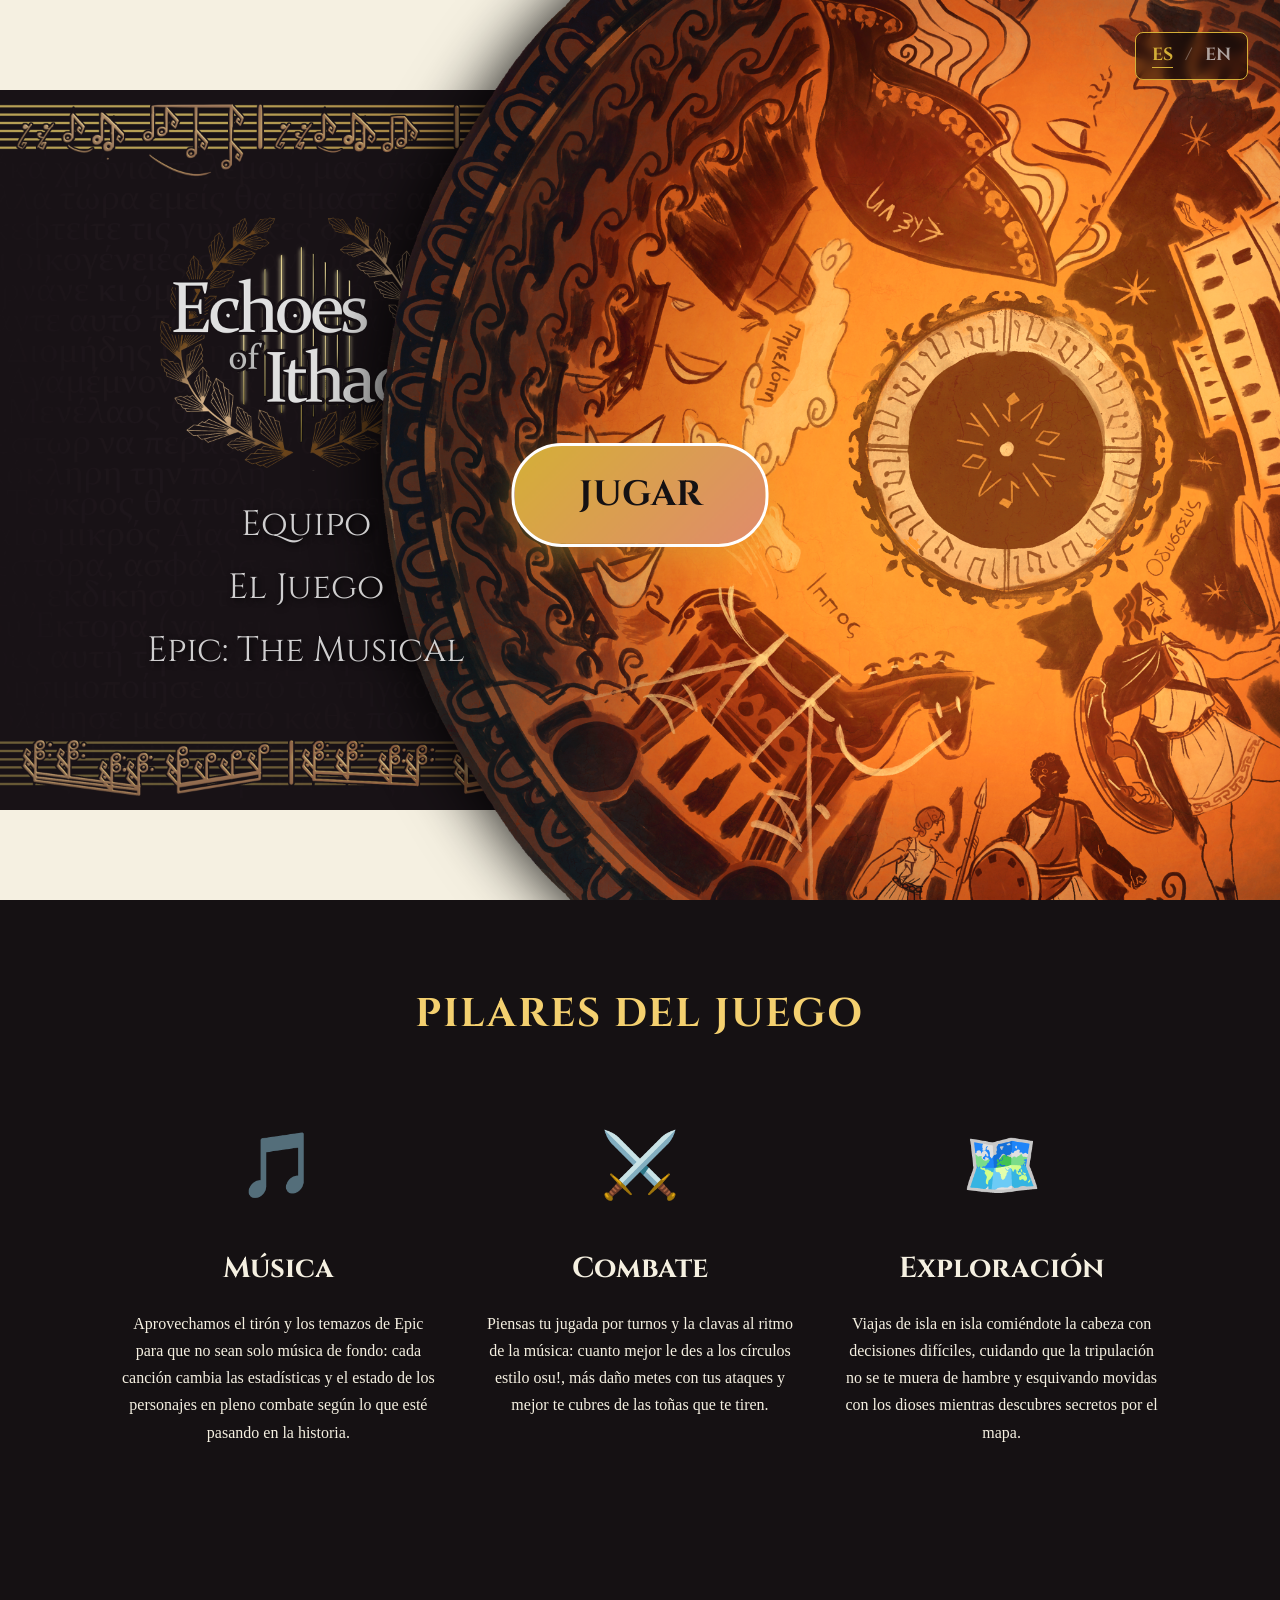
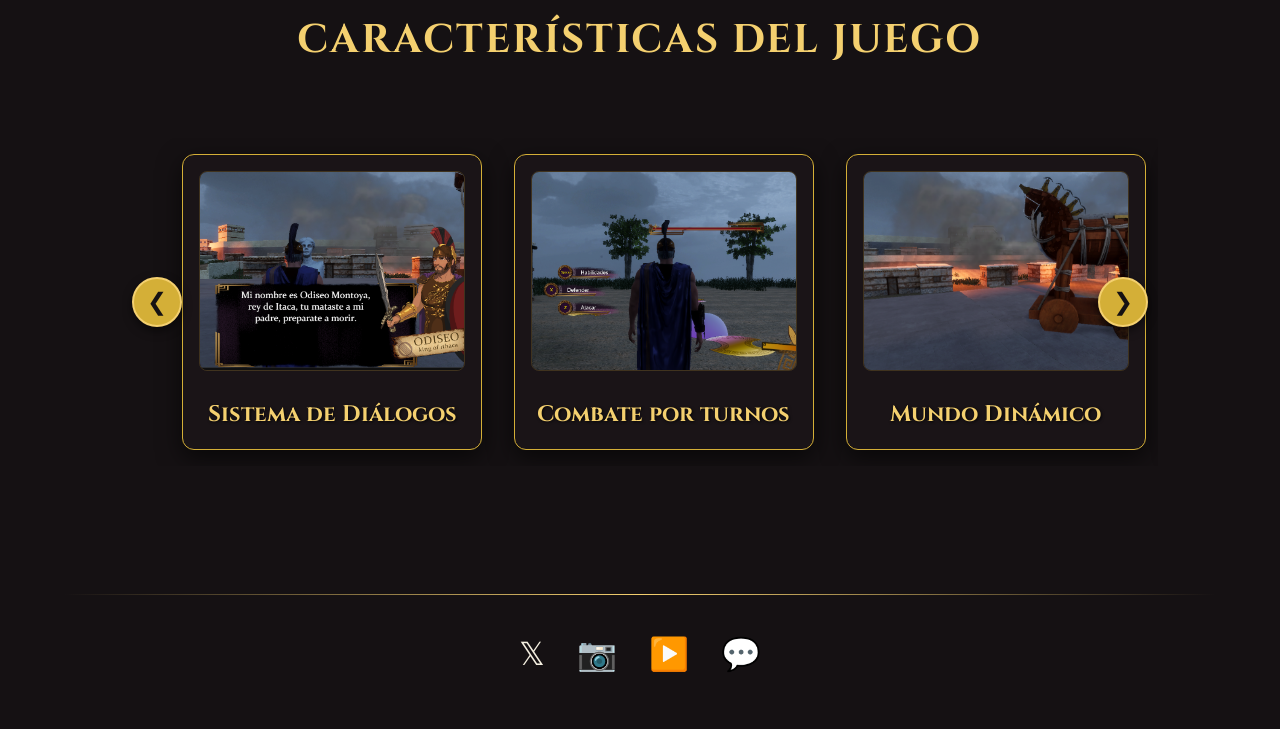
<file: index.html>
<!DOCTYPE HTML>
<html lang="es">
<head>
    <title>Echoes of Ithaca</title>
    <meta charset="utf-8" />
    <meta name="viewport" content="width=device-width, initial-scale=1, user-scalable=no" />
    <link href="https://fonts.googleapis.com/css2?family=Cinzel:wght@400;700&family=Inter:wght@300;400;600&display=swap" rel="stylesheet">
    <link rel="stylesheet" href="style.css" />
</head>
<body class="homepage">

    <!-- Language Toggle (Independent) -->
    <div class="lang-toggle">
        <span onclick="setLanguage('es')" id="btn-es" class="active">ES</span>
        <span class="separator">/</span>
        <span onclick="setLanguage('en')" id="btn-en">EN</span>
    </div>

    <!-- Header (Hero) -->
    <div id="header" class="homepage">
        
        <div class="hero-content">
            <div class="game-menu-list">
                <a href="team.html" class="game-menu-item">
                    <span data-es="Equipo" data-en="Team">Equipo</span>
                </a>
                <a href="production.html" class="game-menu-item" data-es="El Juego" data-en="The Game">El Juego</a>
                <a href="epic.html" class="game-menu-item" data-es="Epic: The Musical" data-en="Epic: The Musical">Epic: The Musical</a>
            </div>

            <!-- Standalone Centered Play Button -->
            <a href="https://github.com/Echoes-of-Ithaca" target="_blank" class="main-play-btn" data-es="Jugar" data-en="Play">Jugar</a>
        </div>

        <!-- Spinning Disc -->
        <img src="assets/Nemea_References/Menu principal/Disco.png" class="spinning-disc" alt="Disco Giratorio">
    </div>

    <!-- Core Pillars Section -->
    <div class="wrapper style1" id="pillars">
        <div class="container">
            <header class="section-header">
                <h2 data-es="Pilares del Juego" data-en="Core Pillars">Pilares del Juego</h2>
            </header>
            <div class="features-grid">
                <!-- Pillar 1 -->
                <article class="feature-box">
                    <div class="icon-placeholder">🎵</div>
                    <h3 data-es="Música" data-en="Music">Música</h3>
                    <p data-es="Aprovechamos el tirón y los temazos de Epic para que no sean solo música de fondo: cada canción cambia las estadísticas y el estado de los personajes en pleno combate según lo que esté pasando en la historia." data-en="We take advantage of the Epic songs so they aren't just background music: each song changes the stats and status of the characters mid-combat based on what's happening in the story.">Aprovechamos el tirón y los temazos de Epic para que no sean solo música de fondo: cada canción cambia las estadísticas y el estado de los personajes en pleno combate según lo que esté pasando en la historia.</p>
                </article>
                <!-- Pillar 2 -->
                <article class="feature-box">
                    <div class="icon-placeholder">⚔️</div>
                    <h3 data-es="Combate" data-en="Combat">Combate</h3>
                    <p data-es="Piensas tu jugada por turnos y la clavas al ritmo de la música: cuanto mejor le des a los círculos estilo osu!, más daño metes con tus ataques y mejor te cubres de las toñas que te tiren." data-en="Plan your move in turn-based combat and nail it to the rhythm of the music: the better you hit the osu!-style circles, the more damage you deal and the better you block incoming hits.">Piensas tu jugada por turnos y la clavas al ritmo de la música: cuanto mejor le des a los círculos estilo osu!, más daño metes con tus ataques y mejor te cubres de las toñas que te tiren.</p>
                </article>
                <!-- Pillar 3 -->
                <article class="feature-box">
                    <div class="icon-placeholder">🗺️</div>
                    <h3 data-es="Exploración" data-en="Exploration">Exploración</h3>
                    <p data-es="Viajas de isla en isla comiéndote la cabeza con decisiones difíciles, cuidando que la tripulación no se te muera de hambre y esquivando movidas con los dioses mientras descubres secretos por el mapa." data-en="Travel from island to island making tough decisions, keeping your crew from starving, and dodging trouble with the gods while discovering secrets across the map.">Viajas de isla en isla comiéndote la cabeza con decisiones difíciles, cuidando que la tripulación no se te muera de hambre y esquivando movidas con los dioses mientras descubres secretos por el mapa.</p>
                </article>
            </div>
        </div>
    </div>

    <!-- Game Features Slider -->
    <div class="wrapper style2" id="features">
        <div class="container">
            <header class="section-header">
                <h2 data-es="Características del Juego" data-en="Game Features">Características del Juego</h2>
            </header>
            
            <div class="slider-container">
                <button class="slider-btn prev-btn" onclick="slideLeft()">&#10094;</button>
                
                <div class="slider-track" id="slider-track">
                    <div class="slider-item">
                        <img src="assets/Nemea_References/Menu principal/Dialogos.png" alt="Sistema de Diálogos">
                        <h4 data-es="Sistema de Diálogos" data-en="Dialogue System">Sistema de Diálogos</h4>
                    </div>
                    <div class="slider-item">
                        <img src="assets/Nemea_References/Menu principal/Combate.png" alt="Combate por turnos">
                        <h4 data-es="Combate por turnos" data-en="Turn-based Combat">Combate por turnos</h4>
                    </div>
                    <div class="slider-item">
                        <img src="assets/Nemea_References/Menu principal/Mundo.png" alt="Mundo Dinámico">
                        <h4 data-es="Mundo Dinámico" data-en="Dynamic World">Mundo Dinámico</h4>
                    </div>
                    <div class="slider-item">
                        <img src="assets/Nemea_References/Menu principal/Musica.png" alt="Banda Sonora Épica">
                        <h4 data-es="Banda Sonora Épica" data-en="Epic Soundtrack">Banda Sonora Épica</h4>
                    </div>
                </div>

                <button class="slider-btn next-btn" onclick="slideRight()">&#10095;</button>
            </div>
        </div>
    </div>

    <!-- Footer -->
    <div id="footer">
        <div class="container">
            <hr class="footer-line">
            <div class="social-icons">
                <a href="#" class="social-link" title="Twitter/X">𝕏</a>
                <a href="#" class="social-link" title="Instagram">📷</a>
                <a href="#" class="social-link" title="YouTube">▶️</a>
                <a href="#" class="social-link" title="Discord">💬</a>
            </div>
        </div>
    </div>

    <script src="script.js"></script>
</body>
</html>
</file>
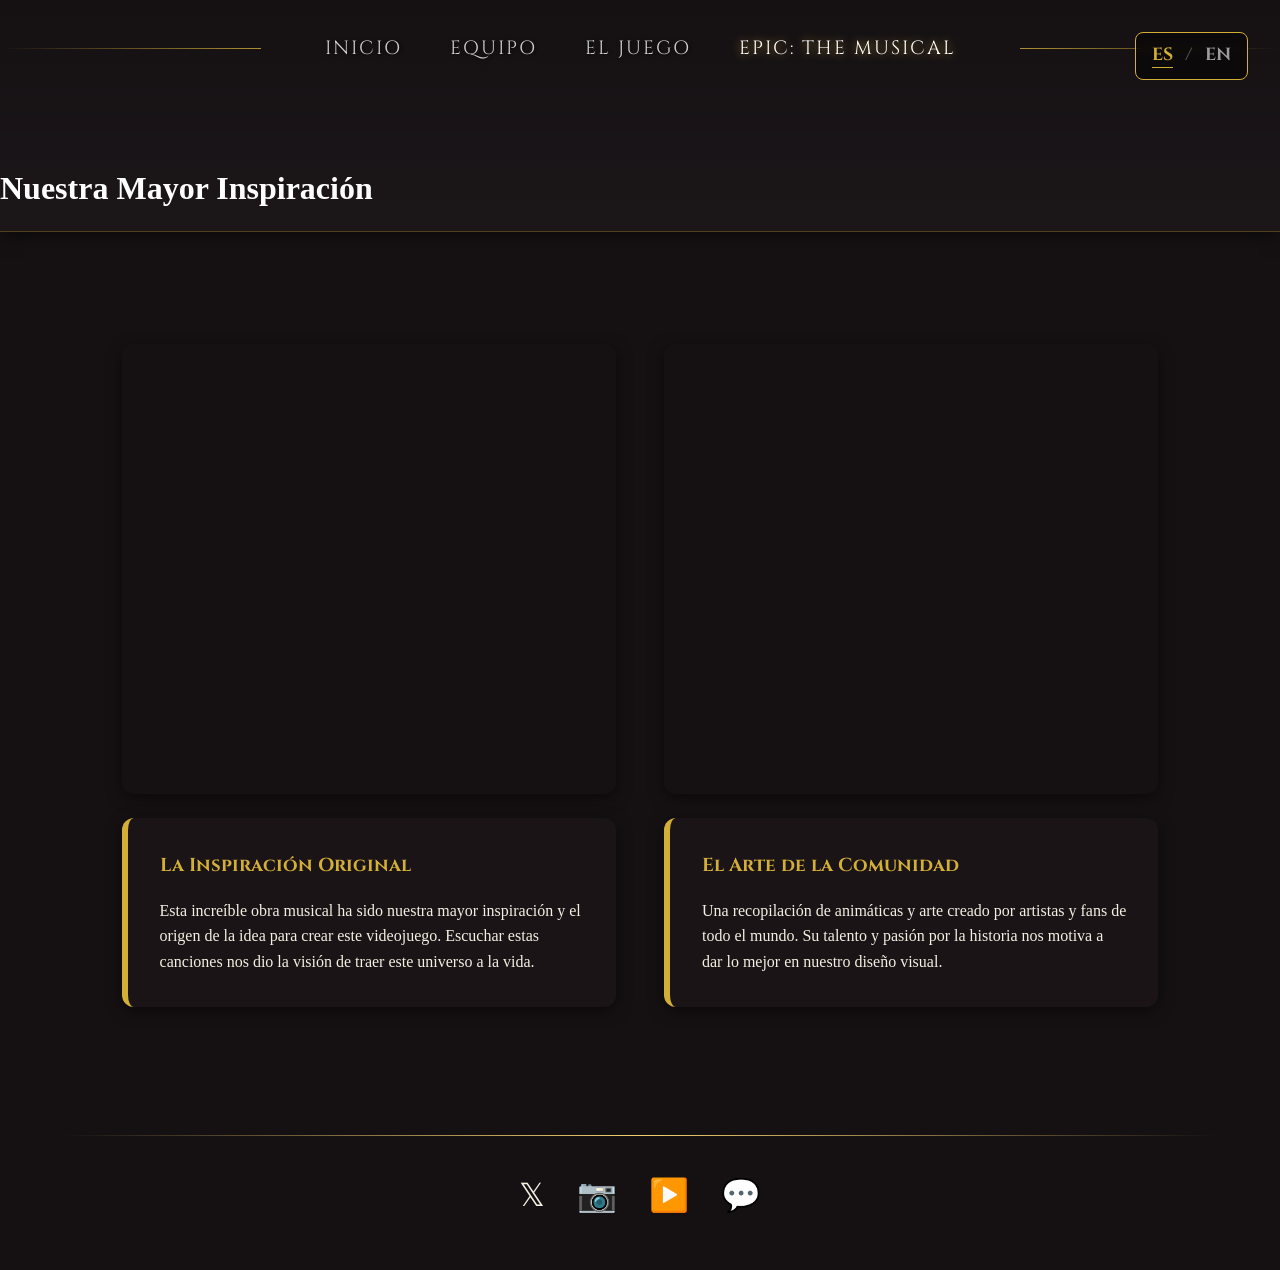
<file: epic.html>
<!DOCTYPE HTML>
<html lang="es">
<head>
    <title>Epic: The Musical - Echoes of Ithaca</title>
    <meta charset="utf-8" />
    <meta name="viewport" content="width=device-width, initial-scale=1, user-scalable=no" />
    <link href="https://fonts.googleapis.com/css2?family=Cinzel:wght@400;700&family=Inter:wght@300;400;600&display=swap" rel="stylesheet">
    <link rel="stylesheet" href="style.css" />
</head>
<body class="innerpage">

    <!-- Language Toggle (Independent) -->
    <div class="lang-toggle">
        <span onclick="setLanguage('es')" id="btn-es" class="active">ES</span>
        <span class="separator">/</span>
        <span onclick="setLanguage('en')" id="btn-en">EN</span>
    </div>

    <!-- Header (Inner) -->
    <div id="header" class="innerpage">
        <nav id="nav">
            <div class="nav-line nav-line-left"></div>
            <ul>
                <li><a href="index.html" data-es="Inicio" data-en="Home">Inicio</a></li>
                <li><a href="team.html" data-es="Equipo" data-en="Team">Equipo</a></li>
                <li><a href="production.html" data-es="El Juego" data-en="The Game">El Juego</a></li>
                <li class="active"><a href="epic.html" data-es="Epic: The Musical" data-en="Epic: The Musical">Epic: The Musical</a></li>
            </ul>
            <div class="nav-line nav-line-right"></div>
        </nav>
        <div class="hero-content" style="padding-top: 4rem;">
            <h1 data-es="Nuestra Mayor Inspiración" data-en="Our Greatest Inspiration">Nuestra Mayor Inspiración</h1>
        </div>
    </div>

    <!-- Content -->
    <div class="wrapper style1">
        <div class="container">
            <div class="article-content">
                <div class="epic-container">
                    <!-- Columna Izquierda: Spotify -->
                    <div class="epic-column">
                        <iframe style="border-radius:12px; box-shadow: 0 4px 15px rgba(0,0,0,0.5);" src="https://open.spotify.com/embed/playlist/3sdEH7HfFE3d4xry5RnnLr?utm_source=generator&theme=0" width="100%" height="450" frameBorder="0" allowfullscreen="" allow="autoplay; clipboard-write; encrypted-media; fullscreen; picture-in-picture" loading="lazy"></iframe>
                        <div class="epic-text-box">
                            <h3 data-es="La Inspiración Original" data-en="The Original Inspiration">La Inspiración Original</h3>
                            <p data-es="Esta increíble obra musical ha sido nuestra mayor inspiración y el origen de la idea para crear este videojuego. Escuchar estas canciones nos dio la visión de traer este universo a la vida." data-en="This incredible musical masterpiece has been our biggest inspiration and the origin of the idea to create this video game. Listening to these songs gave us the vision to bring this universe to life.">Esta increíble obra musical ha sido nuestra mayor inspiración y el origen de la idea para crear este videojuego. Escuchar estas canciones nos dio la visión de traer este universo a la vida.</p>
                        </div>
                    </div>

                    <!-- Columna Derecha: YouTube -->
                    <div class="epic-column">
                        <iframe width="100%" height="450" src="https://www.youtube-nocookie.com/embed/QXeYVV1zcUc?list=PLpksQhlStW4NlNIhYFkl-ZrRZwFAlwf4O" title="Epic The Musical" frameborder="0" allow="accelerometer; autoplay; clipboard-write; encrypted-media; gyroscope; picture-in-picture" allowfullscreen style="border-radius:12px; box-shadow: 0 4px 15px rgba(0,0,0,0.5);"></iframe>
                        <div class="epic-text-box">
                            <h3 data-es="El Arte de la Comunidad" data-en="Community Art">El Arte de la Comunidad</h3>
                            <p data-es="Una recopilación de animáticas y arte creado por artistas y fans de todo el mundo. Su talento y pasión por la historia nos motiva a dar lo mejor en nuestro diseño visual." data-en="A compilation of animatics and art created by fans and artists from all over the world. Their talent and passion for the story motivates us to give our best in our visual design.">Una recopilación de animáticas y arte creado por artistas y fans de todo el mundo. Su talento y pasión por la historia nos motiva a dar lo mejor en nuestro diseño visual.</p>
                        </div>
                    </div>
                </div>
            </div>
        </div>
    </div>
    </div>

    <!-- Footer -->
    <div id="footer">
        <div class="container">
            <hr class="footer-line">
            <div class="social-icons">
                <a href="#" class="social-link" title="Twitter/X">𝕏</a>
                <a href="#" class="social-link" title="Instagram">📷</a>
                <a href="#" class="social-link" title="YouTube">▶️</a>
                <a href="#" class="social-link" title="Discord">💬</a>
            </div>
        </div>
    </div>

    <script src="script.js"></script>
</body>
</html>
</file>
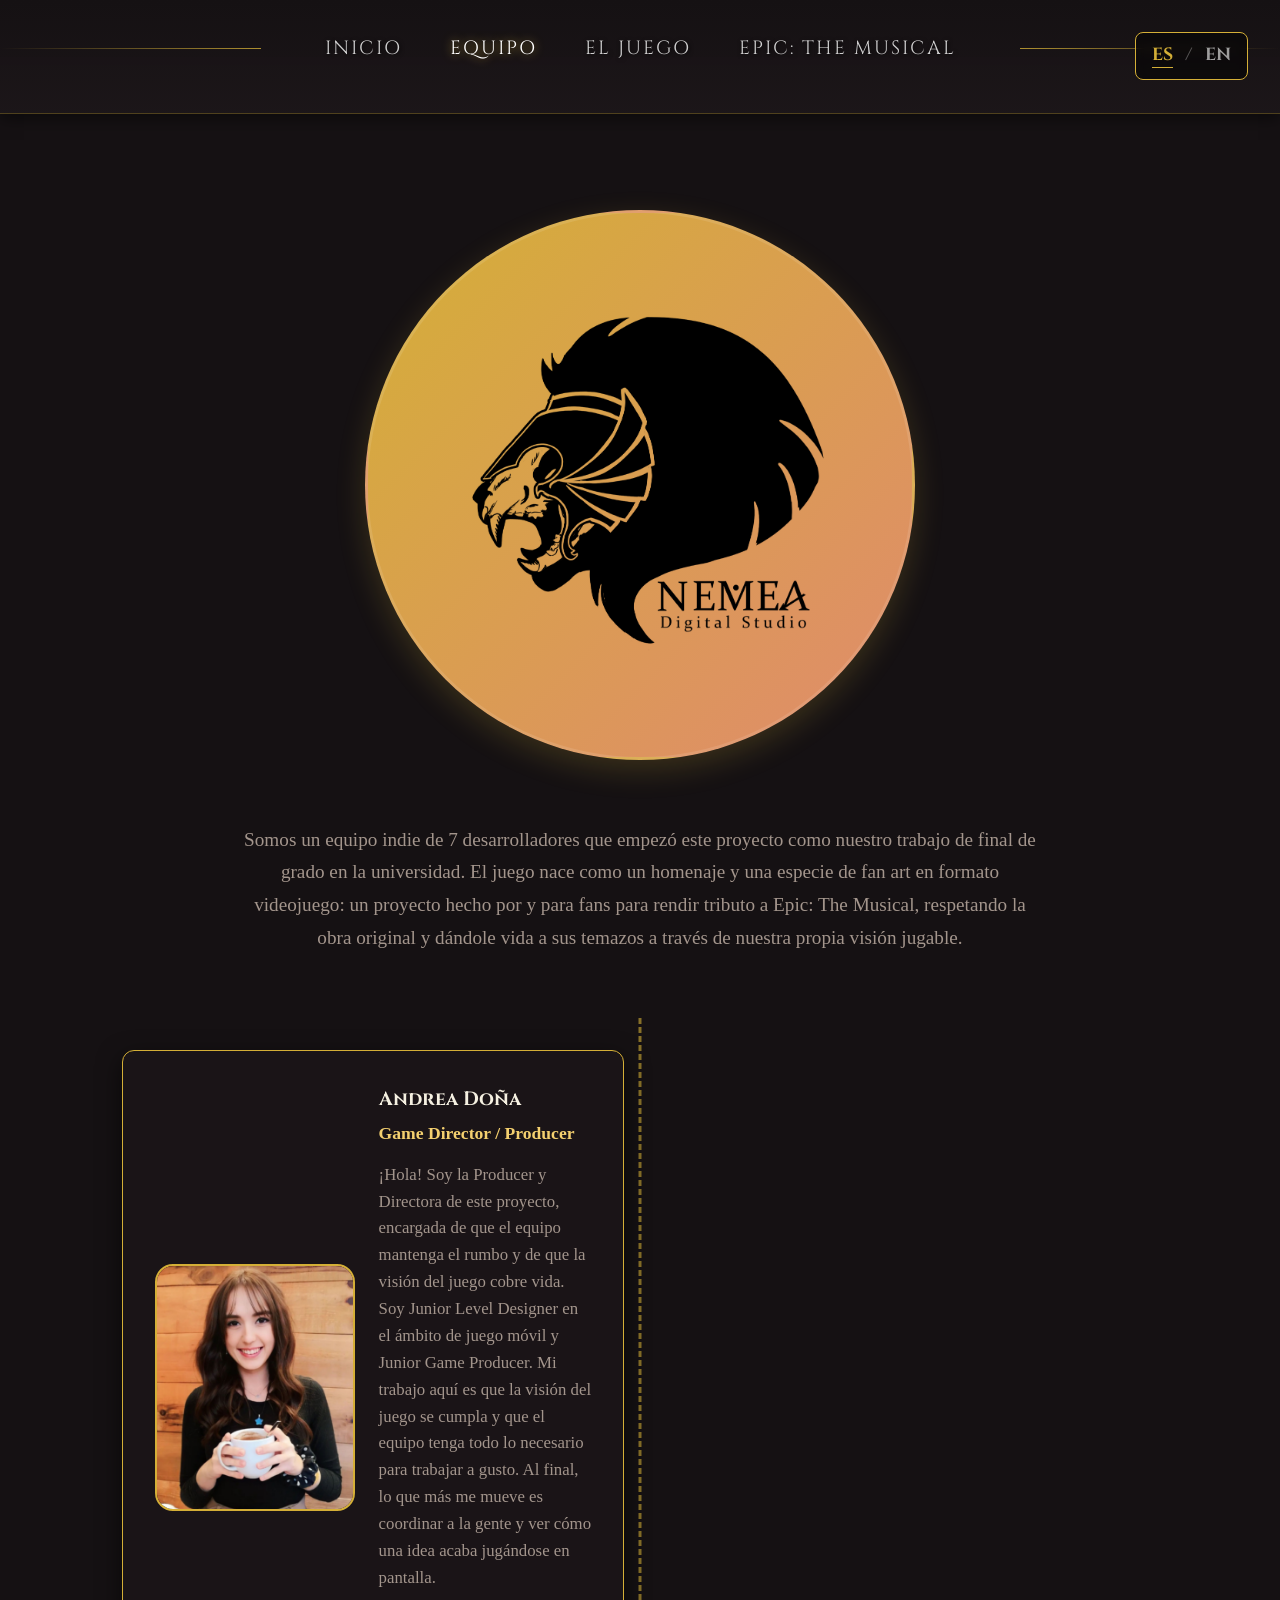
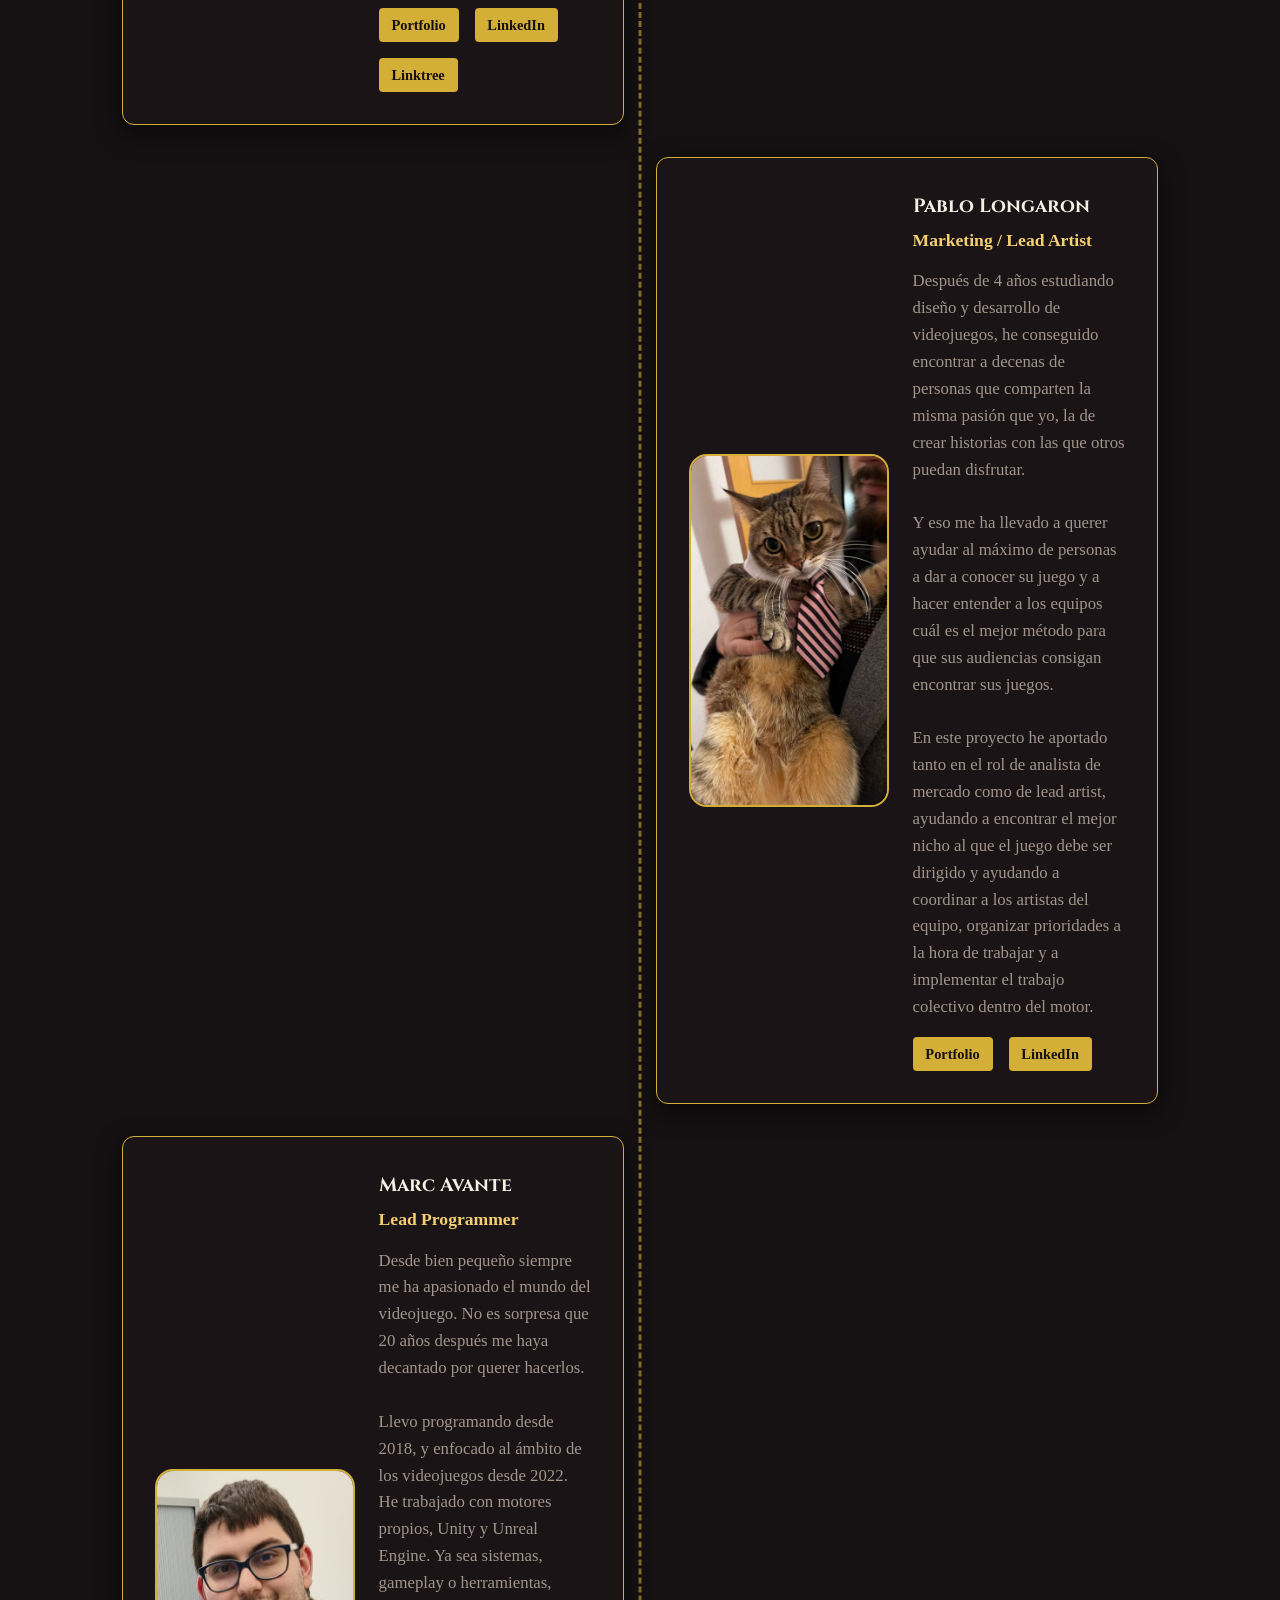
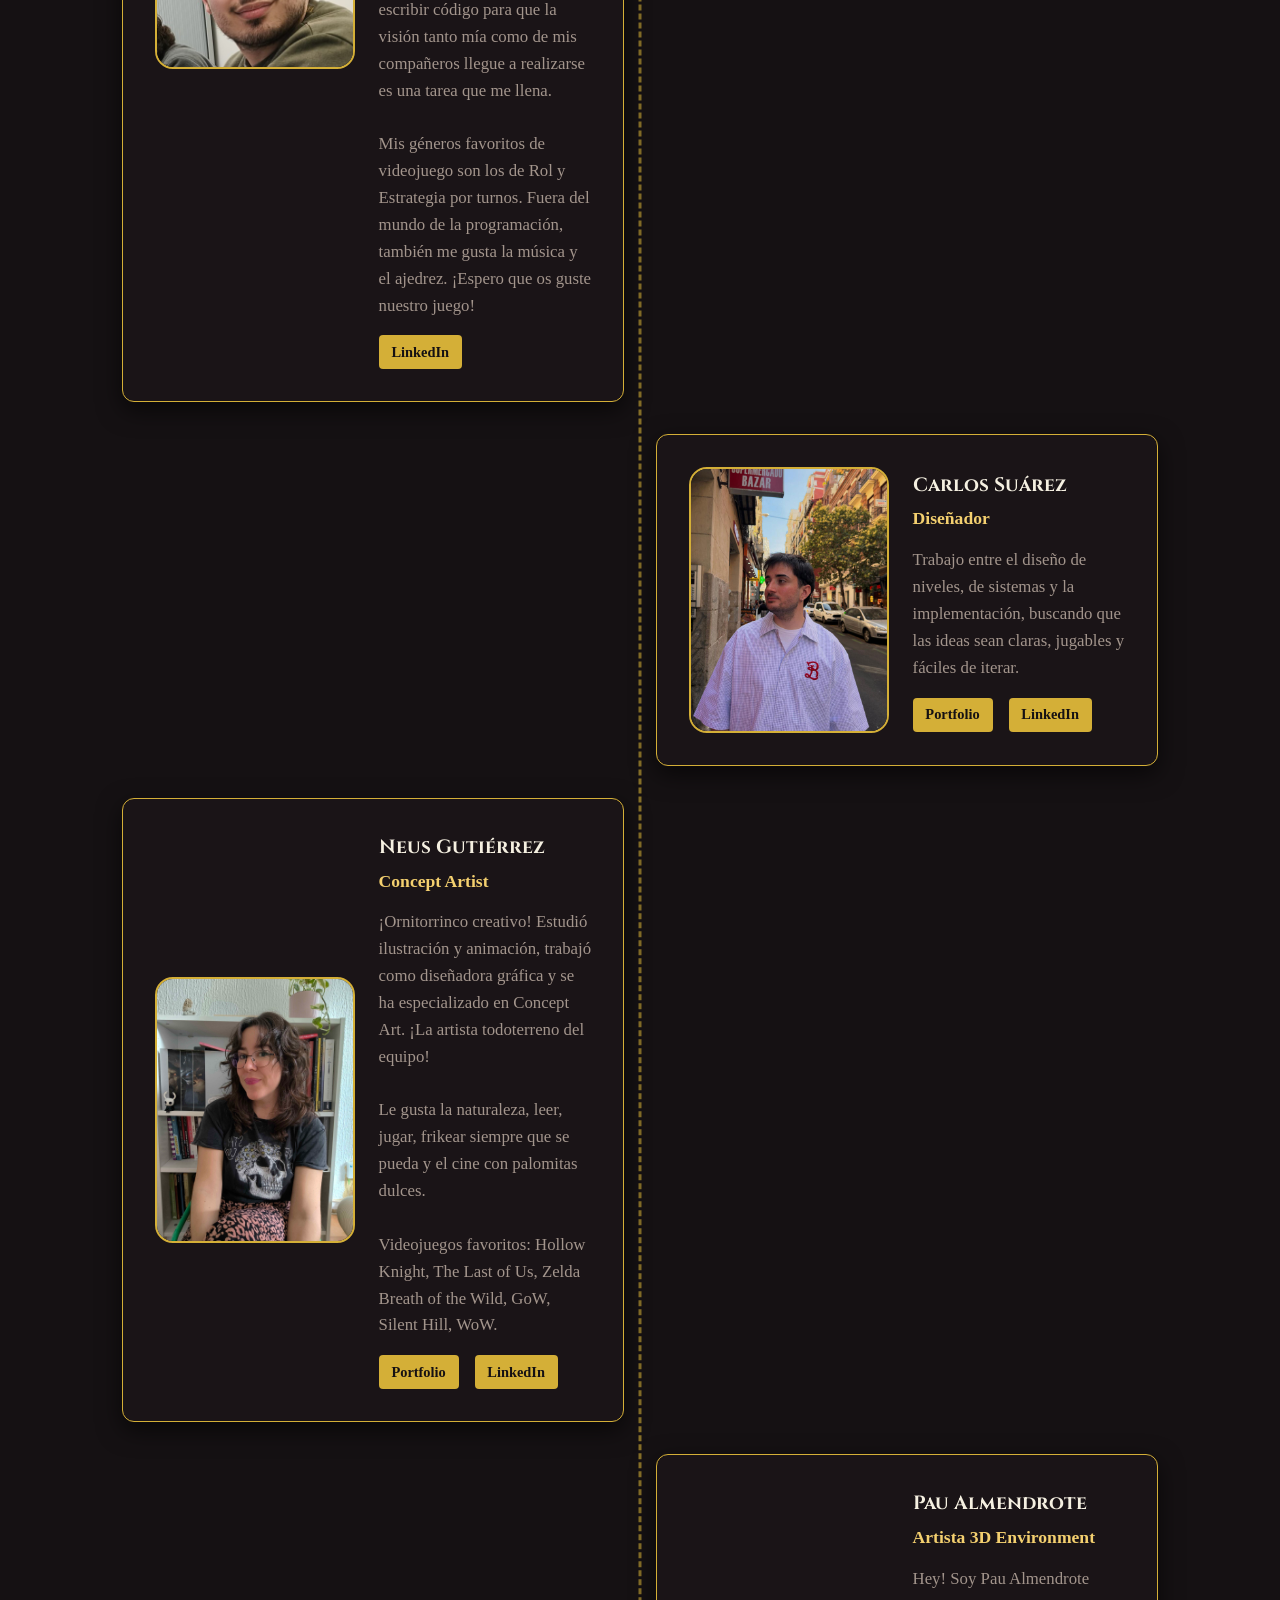
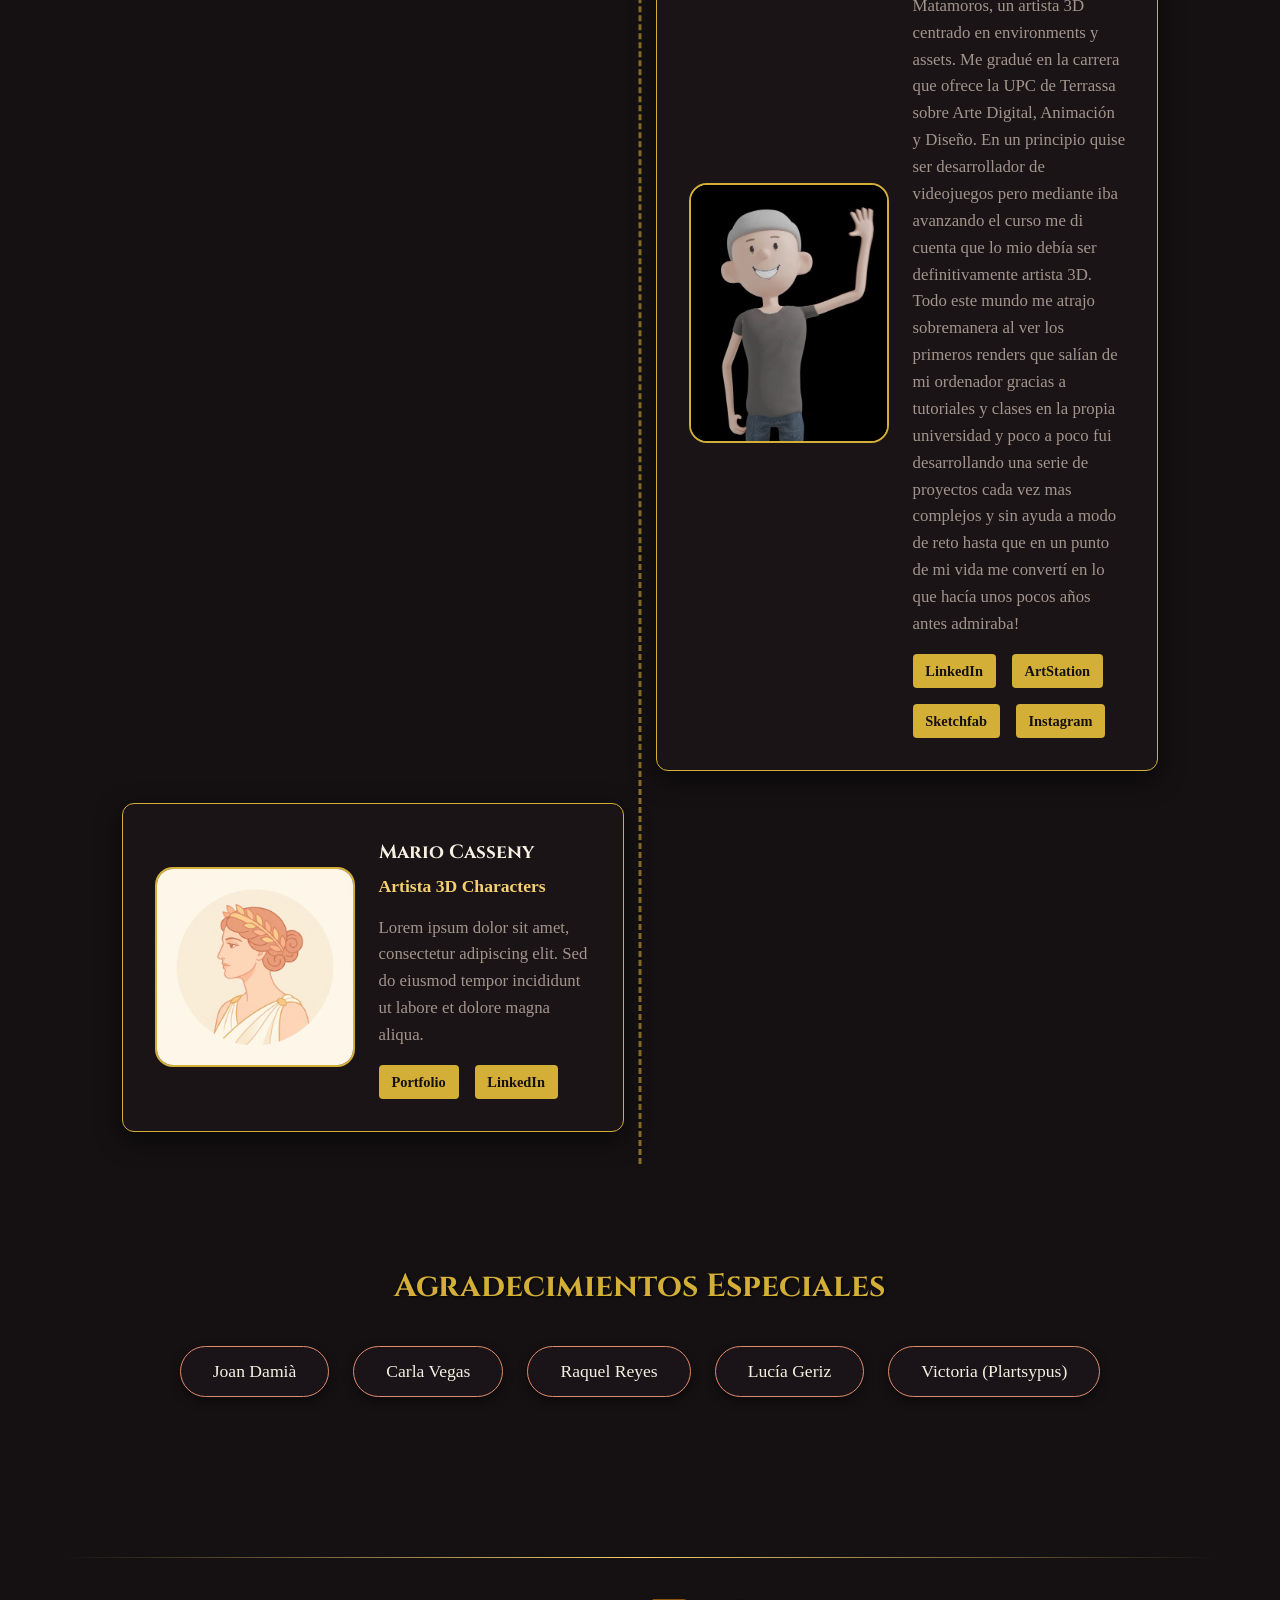
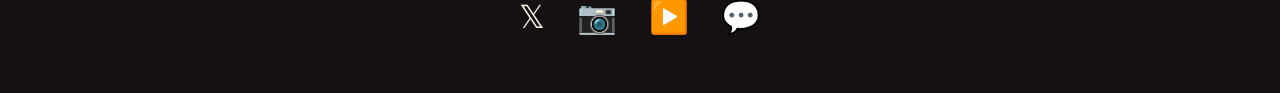
<file: team.html>
<!DOCTYPE HTML>
<html lang="es">
<head>
    <title>El Equipo - Nemea Digital Studio</title>
    <meta charset="utf-8" />
    <meta name="viewport" content="width=device-width, initial-scale=1, user-scalable=no" />
    <link href="https://fonts.googleapis.com/css2?family=Cinzel:wght@400;700&family=Inter:wght@300;400;600&display=swap" rel="stylesheet">
    <link rel="stylesheet" href="style.css" />
</head>
<body class="innerpage">

    <!-- Language Toggle (Independent) -->
    <div class="lang-toggle">
        <span onclick="setLanguage('es')" id="btn-es" class="active">ES</span>
        <span class="separator">/</span>
        <span onclick="setLanguage('en')" id="btn-en">EN</span>
    </div>

    <!-- Header (Inner) -->
    <div id="header" class="innerpage">
        <nav id="nav">
            <div class="nav-line nav-line-left"></div>
            <ul>
                <li><a href="index.html" data-es="Inicio" data-en="Home">Inicio</a></li>
                <li class="active"><a href="team.html" data-es="Equipo" data-en="Team">Equipo</a></li>
                <li><a href="production.html" data-es="El Juego" data-en="The Game">El Juego</a></li>
                <li><a href="epic.html" data-es="Epic: The Musical" data-en="Epic: The Musical">Epic: The Musical</a></li>
            </ul>
            <div class="nav-line nav-line-right"></div>
        </nav>
    </div>

    <!-- Content -->
    <div class="wrapper style1">
        <div class="container">
            <header class="section-header" style="text-align: center;">
                <div class="nemea-logo-container">
                    <img src="assets/Nemea_References/Equipo/Nemea.png" alt="Nemea Digital Studio Logo" class="nemea-logo">
                </div>
                
                <p style="font-size: 1.2rem; max-width: 800px; margin: 0 auto 4rem; color: var(--color-text-light);" data-es="Somos un equipo indie de 7 desarrolladores que empezó este proyecto como nuestro trabajo de final de grado en la universidad. El juego nace como un homenaje y una especie de fan art en formato videojuego: un proyecto hecho por y para fans para rendir tributo a Epic: The Musical, respetando la obra original y dándole vida a sus temazos a través de nuestra propia visión jugable." data-en="We are an indie team of 7 developers who started this project as our final degree project at university. The game was born as a tribute and a sort of fan art in video game format: a project made by and for fans to pay homage to Epic: The Musical, respecting the original work and bringing its tracks to life through our own playable vision.">Somos un equipo indie de 7 desarrolladores que empezó este proyecto como nuestro trabajo de final de grado en la universidad. El juego nace como un homenaje y una especie de fan art en formato videojuego: un proyecto hecho por y para fans para rendir tributo a Epic: The Musical, respetando la obra original y dándole vida a sus temazos a través de nuestra propia visión jugable.</p>
            </header>
            
            <div class="team-list" id="team-grid-container">
                <!-- El equipo se cargará desde script.js para facilitar la edición -->
            </div>

            <div class="special-thanks" style="text-align: center; margin-top: 6rem; padding-bottom: 2rem;">
                <h2 style="font-family: var(--font-heading); color: var(--color-primary); margin-bottom: 2rem; font-size: 2rem; text-shadow: 1px 1px 3px rgba(0,0,0,0.8);" data-es="Agradecimientos Especiales" data-en="Special Thanks">Agradecimientos Especiales</h2>
                <ul style="list-style: none; padding: 0; display: flex; flex-wrap: wrap; justify-content: center; gap: 1.5rem;">
                    <li style="color: var(--color-text); font-size: 1.1rem; background: rgba(28, 22, 25, 0.8); border: 1px solid var(--color-secondary); padding: 0.6rem 2rem; border-radius: 30px; box-shadow: 0 4px 10px rgba(0,0,0,0.5);">Joan Damià</li>
                    <li style="color: var(--color-text); font-size: 1.1rem; background: rgba(28, 22, 25, 0.8); border: 1px solid var(--color-secondary); padding: 0.6rem 2rem; border-radius: 30px; box-shadow: 0 4px 10px rgba(0,0,0,0.5);">Carla Vegas</li>
                    <li style="color: var(--color-text); font-size: 1.1rem; background: rgba(28, 22, 25, 0.8); border: 1px solid var(--color-secondary); padding: 0.6rem 2rem; border-radius: 30px; box-shadow: 0 4px 10px rgba(0,0,0,0.5);">Raquel Reyes</li>
                    <li style="color: var(--color-text); font-size: 1.1rem; background: rgba(28, 22, 25, 0.8); border: 1px solid var(--color-secondary); padding: 0.6rem 2rem; border-radius: 30px; box-shadow: 0 4px 10px rgba(0,0,0,0.5);">Lucía Geriz</li>
                    <li style="color: var(--color-text); font-size: 1.1rem; background: rgba(28, 22, 25, 0.8); border: 1px solid var(--color-secondary); padding: 0.6rem 2rem; border-radius: 30px; box-shadow: 0 4px 10px rgba(0,0,0,0.5);">Victoria (Plartsypus)</li>
                </ul>
            </div>
        </div>
    </div>

    <!-- Footer -->
    <div id="footer">
        <div class="container">
            <hr class="footer-line">
            <div class="social-icons">
                <a href="#" class="social-link" title="Twitter/X">𝕏</a>
                <a href="#" class="social-link" title="Instagram">📷</a>
                <a href="#" class="social-link" title="YouTube">▶️</a>
                <a href="#" class="social-link" title="Discord">💬</a>
            </div>
        </div>
    </div>

    <script src="script.js"></script>
</body>
</html>
</file>
<file: style.css>
:root {
    --color-bg: #151113; /* Dark purplish-black */
    --color-bg-alt: #1c1619;
    --color-primary: #d4af37; /* Gold */
    --color-secondary: #e08b6c; /* Terracotta */
    --color-accent: #f4d06f; /* Bright gold */
    --color-text: #f5f0e1; /* Off-white */
    --color-text-light: #a3958c;
    
    --font-heading: 'Cinzel', serif;
    --font-body: 'Lora', serif;
}

* { margin: 0; padding: 0; box-sizing: border-box; }

body {
    font-family: var(--font-body);
    background-color: var(--color-bg);
    color: var(--color-text);
    line-height: 1.7;
    overflow-x: hidden;
}

a { text-decoration: none; color: inherit; transition: color 0.3s; }
a:hover { color: var(--color-accent); }
ul { list-style: none; }

/* Navigation */
#header {
    position: relative;
    background-color: var(--color-text);
    color: white;
}

#header.homepage {
    height: 100vh;
    display: flex;
    flex-direction: column;
    justify-content: space-between;
    background-image: url('assets/Nemea_References/Menu principal/Menu.png');
    background-size: contain; /* Encaja toda la imagen sin chafar ni recortar */
    background-position: left center;
    background-repeat: no-repeat;
    overflow: hidden; /* Prevent horizontal scroll from the disc */
}

#nav {
    display: flex;
    justify-content: center;
    align-items: center;
    padding: 2rem 0;
    background: transparent; /* Changed from semi-transparent black so it blends with Menu.png */
    width: 100%;
    position: relative;
    z-index: 20;
}

.nav-line {
    flex-grow: 1;
    height: 2px;
    background-color: var(--color-primary);
    position: relative;
    opacity: 0.8;
}

.nav-line-left { margin-right: 2rem; }
.nav-line-right { margin-left: 2rem; }

.nav-line-left::after {
    content: '';
    position: absolute;
    right: 0;
    top: -12px;
    width: 3px;
    height: 26px;
    padding: 2rem 5%;
    background: transparent;
}

#nav ul {
    display: flex;
    gap: 3rem;
    align-items: center;
    margin: 0 2rem;
}

#nav ul li a {
    font-family: var(--font-heading);
    font-size: 1.2rem;
    color: rgba(255, 255, 255, 0.8);
    text-transform: uppercase;
    letter-spacing: 2px;
    transition: all 0.3s ease;
    text-shadow: 1px 1px 4px rgba(0,0,0,0.8);
}

#nav ul li.active a, #nav ul li a:hover {
    color: #ffffff;
    text-shadow: 0 0 10px rgba(212, 175, 55, 0.8);
}

.nav-line {
    flex: 1;
    height: 1px;
    align-self: center;
}

.nav-line-left {
    background: linear-gradient(to right, transparent, var(--color-primary));
}

.nav-line-right {
    background: linear-gradient(to left, transparent, var(--color-primary));
}

/* Inner Page Header */
#header.innerpage {
    background: linear-gradient(to bottom, rgba(21, 17, 19, 1), rgba(28, 22, 25, 0.95));
    padding-bottom: 1rem;
    border-bottom: 1px solid rgba(212, 175, 55, 0.3); /* Subtle gold border */
    box-shadow: 0 4px 15px rgba(0,0,0,0.5);
}

/* Language Toggle */
.lang-toggle {
    position: fixed;
    top: 2rem;
    right: 2rem;
    z-index: 9999;
    color: white;
    font-family: var(--font-heading);
    font-size: 1.1rem;
    font-weight: 700;
    background: rgba(0,0,0,0.5);
    padding: 0.5rem 1rem;
    border-radius: 8px;
    backdrop-filter: blur(5px);
    border: 1px solid var(--color-primary);
}

.lang-toggle span {
    cursor: pointer;
    transition: color 0.3s;
    opacity: 0.6;
}

.lang-toggle span:hover {
    color: var(--color-primary);
    opacity: 1;
}

.lang-toggle span.active {
    color: var(--color-primary);
    opacity: 1;
    border-bottom: 1px solid var(--color-primary);
}

.lang-toggle .separator {
    cursor: default;
    margin: 0 0.5rem;
    opacity: 0.3;
}

/* Homepage Hero Content (Game Menu Style) */
.hero-content {
    flex-grow: 1;
    position: relative;
    z-index: 10;
    width: 100%;
}

.game-menu-list {
    position: absolute;
    top: 55vh; /* Subido un poco */
    left: 11.5vw; /* Punto intermedio exacto */
    display: flex;
    flex-direction: column;
    gap: 0.2rem;
    align-items: center;
}

.main-play-btn {
    position: absolute;
    top: 55%;
    left: 50%;
    transform: translate(-50%, -50%);
    padding: 1.2rem 4rem;
    background: linear-gradient(135deg, var(--color-primary), var(--color-secondary));
    color: var(--color-bg);
    font-family: var(--font-heading);
    font-size: 2.2rem;
    font-weight: 700;
    text-transform: uppercase;
    border-radius: 50px;
    box-shadow: 0 10px 30px rgba(212, 175, 55, 0.4);
    transition: all 0.3s ease;
    border: 3px solid #fff;
    text-decoration: none;
    z-index: 20;
}

.main-play-btn:hover {
    transform: translate(-50%, -55%) scale(1.05);
    box-shadow: 0 15px 40px rgba(212, 175, 55, 0.6);
    color: #fff;
}

.game-menu-item {
    font-family: var(--font-heading);
    font-size: 2.2rem;
    color: rgba(255, 255, 255, 0.8); /* Much brighter default state */
    transition: all 0.3s ease;
    text-shadow: 2px 2px 6px rgba(0,0,0,0.9);
    position: relative;
    display: flex;
    align-items: center;
}

.game-menu-item.active, .game-menu-item:hover {
    color: #ffffff; /* Pure white on hover */
    transform: scale(1.05);
}

.game-menu-item::before, .game-menu-item::after {
    opacity: 0;
    color: var(--color-primary); /* Gold */
    font-size: 1.8rem;
    transition: opacity 0.3s, transform 0.3s;
    text-shadow: 0 0 10px rgba(212, 175, 55, 0.5);
    position: absolute;
    top: 50%;
    transform: translateY(-50%);
}

.game-menu-item::before {
    content: '➔';
    right: 100%;
    margin-right: 15px;
}

.game-menu-item::after {
    content: '🡄';
    left: 100%;
    margin-left: 15px;
}

.game-menu-item.active::before, .game-menu-item:hover::before,
.game-menu-item.active::after, .game-menu-item:hover::after {
    opacity: 1;
}


/* Spinning Disc */
.spinning-disc {
    position: absolute;
    right: -40vh; /* Pushed further to the right */
    top: 50%;
    transform: translateY(-50%);
    height: 140vh; /* Huge disc, larger than screen height */
    width: 140vh;
    max-width: none;
    max-height: none;
    z-index: 5;
    animation: spin 35s linear infinite; /* Smooth slow rotation */
    pointer-events: none;
    /* Adding a subtle glow behind it for depth */
    filter: drop-shadow(-10px 0 30px rgba(0,0,0,0.8));
}

@keyframes spin {
    from { transform: translateY(-50%) rotate(0deg); }
    to { transform: translateY(-50%) rotate(360deg); }
}

/* Common Layout */
.wrapper {
    padding: 5rem 5%;
}
.wrapper.alt {
    background-color: var(--color-bg-alt);
}

.container {
    width: 90%;
    max-width: 1350px;
    margin: 0 auto;
}

.section-header {
    text-align: center;
    margin-bottom: 4rem;
}
.section-header h2 {
    font-family: var(--font-heading);
    font-size: 2.5rem;
    color: var(--color-accent);
    text-transform: uppercase;
    letter-spacing: 2px;
}

/* Core Pillars (3 columns) */
.features-grid {
    display: grid;
    grid-template-columns: repeat(auto-fit, minmax(300px, 1fr));
    gap: 3rem;
    text-align: center;
}

.icon-placeholder {
    font-size: 4rem;
    margin-bottom: 1.5rem;
}

.feature-box h3 {
    font-family: var(--font-heading);
    color: var(--color-text);
    font-size: 1.8rem;
    margin-bottom: 1rem;
}

/* Game Features Slider */
.slider-container {
    position: relative;
    display: flex;
    align-items: center;
    width: 100%;
    overflow: hidden; /* Hide overflow for transform animation */
    padding: 1rem 60px; /* Space for the arrows */
}

.slider-track {
    display: flex;
    gap: 2rem;
    width: max-content; /* Let it grow beyond 100% to hold items */
}

.slider-item {
    flex: 0 0 300px;
    scroll-snap-align: center;
    background: rgba(28, 22, 25, 0.8); /* Dark semi-transparent background */
    border: 1px solid var(--color-primary); /* Gold border */
    border-radius: 12px;
    padding: 1rem;
    box-shadow: 0 8px 25px rgba(0,0,0,0.6);
    text-align: center;
    backdrop-filter: blur(5px);
    transition: transform 0.3s;
}

.slider-item:hover {
    transform: translateY(-5px);
}

.slider-item img {
    width: 100%;
    height: 200px;
    object-fit: cover;
    border-radius: 8px;
    margin-bottom: 1rem;
    border: 1px solid rgba(212, 175, 55, 0.2); /* Slight inner border */
}

.in-progress-placeholder {
    width: 100%;
    height: 200px;
    background: repeating-linear-gradient(
      45deg,
      rgba(20, 15, 18, 0.8),
      rgba(20, 15, 18, 0.8) 10px,
      rgba(35, 28, 32, 0.8) 10px,
      rgba(35, 28, 32, 0.8) 20px
    );
    border-radius: 8px;
    margin-bottom: 1rem;
    border: 1px dashed var(--color-primary);
    display: flex;
    flex-direction: column;
    justify-content: center;
    align-items: center;
}

.in-progress-placeholder .icon {
    font-size: 3rem;
    margin-bottom: 0.5rem;
    color: var(--color-primary);
}

.in-progress-placeholder span {
    color: var(--color-text-light);
    font-family: var(--font-heading);
    font-size: 1.2rem;
    text-transform: uppercase;
    letter-spacing: 2px;
}

.slider-item h4 {
    font-family: var(--font-heading);
    color: var(--color-accent); /* Bright gold for text */
    font-size: 1.4rem;
    text-shadow: 1px 1px 3px rgba(0,0,0,0.8);
}

.slider-btn {
    background: var(--color-primary);
    color: var(--color-bg);
    border: 2px solid var(--color-accent);
    border-radius: 50%;
    width: 50px;
    height: 50px;
    font-size: 1.5rem;
    cursor: pointer;
    position: absolute;
    z-index: 10;
    transition: all 0.3s ease;
    box-shadow: 0 4px 10px rgba(0,0,0,0.5);
    display: flex;
    align-items: center;
    justify-content: center;
}

.slider-btn:hover { background: var(--color-accent); color: var(--color-bg); transform: scale(1.1); }

.prev-btn { left: 10px; }
.next-btn { right: 10px; }

/* Team Page specific */
.nemea-logo-container {
    background: linear-gradient(135deg, var(--color-primary), var(--color-secondary));
    border-radius: 50%; /* Make it circular or rounded */
    padding: 2rem; /* Safe padding so corners don't get cropped by the circle */
    width: 100%;
    max-width: 550px;
    aspect-ratio: 1/1;
    margin: 1rem auto 4rem;
    box-shadow: 0 10px 30px rgba(212, 175, 55, 0.2);
    display: flex;
    justify-content: center;
    align-items: center;
    border: 3px solid rgba(255, 255, 255, 0.1);
    overflow: hidden;
}

.nemea-logo {
    width: 100%;
    height: 100%;
    object-fit: contain;
    mix-blend-mode: multiply; /* This magic trick makes the white background disappear and blends the black logo with the gold gradient! */
}

/* Team List (Timeline Zig-Zag) */
.team-list {
    display: flex;
    flex-direction: column;
    gap: 2rem;
    position: relative;
    padding: 2rem 0;
    width: 100%;
    margin: 0 auto;
}

/* Central dashed timeline */
.team-list::before {
    content: '';
    position: absolute;
    left: 50%;
    top: 0;
    bottom: 0;
    width: 0;
    border-left: 3px dashed var(--color-primary);
    opacity: 0.6;
    transform: translateX(-50%);
}

.team-card {
    display: flex;
    align-items: center;
    background: rgba(28, 22, 25, 0.8); /* Dark semi-transparent background */
    border: 1px solid var(--color-primary); /* Gold border */
    border-radius: 12px;
    padding: 2rem;
    box-shadow: 0 8px 25px rgba(0,0,0,0.6);
    backdrop-filter: blur(5px);
    width: 48.5%; /* Takes up just under half the container */
    position: relative;
    z-index: 2;
    transition: transform 0.3s ease;
}

.team-card:hover {
    transform: translateY(-5px);
}

/* Timeline Positioning */
.team-card:nth-child(odd) {
    align-self: flex-start;
    flex-direction: row;
    text-align: left;
}

.team-card:nth-child(even) {
    align-self: flex-end;
    flex-direction: row; /* Keeps image on left for readability */
    text-align: left;
}

.team-avatar {
    width: 200px;
    height: auto;
    border-radius: 18px;
    flex-shrink: 0;
    border: 2px solid var(--color-primary);
}

.team-card:nth-child(odd) .team-avatar,
.team-card:nth-child(even) .team-avatar {
    margin-right: 1.5rem;
    margin-left: 0;
}

.team-info {
    flex-grow: 1;
}

.team-info h3 {
    font-size: 1.2rem !important;
}

.team-links {
    margin-top: 1rem;
    display: flex;
    gap: 1rem;
    justify-content: flex-start;
}

.team-links a.btn-link {
    color: var(--color-bg);
    background-color: var(--color-primary);
    padding: 0.3rem 0.8rem;
    border-radius: 4px;
    font-size: 0.9rem;
    font-weight: bold;
    text-decoration: none;
    transition: background-color 0.3s, transform 0.2s;
}

.team-links a.btn-link:hover {
    background-color: var(--color-accent);
    color: var(--color-bg-alt);
    transform: scale(1.05);
}


/* --- Production Page Styles --- */

/* Tabs */
.tabs-container {
    display: flex;
    justify-content: center;
    gap: 2rem;
    margin-bottom: 4rem;
}
.tab-btn {
    background: transparent;
    border: 2px solid var(--color-primary);
    color: var(--color-text);
    padding: 0.8rem 2.5rem;
    font-family: var(--font-heading);
    font-size: 1.2rem;
    font-weight: 700;
    cursor: pointer;
    border-radius: 8px;
    transition: all 0.3s;
}
.tab-btn:hover, .tab-btn.active {
    background: var(--color-primary);
    color: white;
}

/* Timeline Tab (Evolution) */
.evolution-grid {
    display: grid;
    grid-template-columns: repeat(auto-fit, minmax(300px, 1fr));
    gap: 2rem;
}
.evo-card {
    background: rgba(28, 22, 25, 0.8);
    border-radius: 12px;
    padding: 1.5rem;
    box-shadow: 0 4px 15px rgba(0,0,0,0.5);
    text-align: center;
}
.evo-card img {
    width: 100%;
    height: 250px;
    object-fit: cover;
    border-radius: 8px;
    margin-bottom: 1.5rem;
}
.evo-card h4 {
    font-family: var(--font-heading);
    color: var(--color-accent);
    font-size: 1.3rem;
    margin-bottom: 0.5rem;
}

/* Production Tab */
.prod-methodology {
    display: flex;
    flex-wrap: wrap;
    gap: 3rem;
    align-items: center;
    background: rgba(28, 22, 25, 0.8);
    padding: 3rem;
    border-radius: 12px;
    box-shadow: 0 4px 15px rgba(0,0,0,0.5);
    border-left: 6px solid var(--color-primary);
}
.prod-text {
    flex: 1;
    min-width: 300px;
}
.prod-text h2 {
    font-family: var(--font-heading);
    color: var(--color-text);
    margin-bottom: 1rem;
}
.prod-graphic {
    flex: 1;
    min-width: 300px;
}
.scrum-placeholder {
    background: var(--color-bg);
    border: 2px dashed var(--color-primary);
    border-radius: 12px;
    padding: 2rem;
    text-align: center;
    color: var(--color-text-light);
}

.tech-box {
    background: rgba(28, 22, 25, 0.8);
    border-radius: 12px;
    padding: 2rem;
    box-shadow: 0 4px 15px rgba(0,0,0,0.5);
    border: 2px solid var(--color-primary);
    transition: transform 0.3s;
}
.tech-box:hover {
    transform: translateY(-5px);
    border-color: var(--color-primary);
}
.tech-icon-large {
    font-size: 3rem;
    margin-bottom: 1rem;
}

.tech-category {
    margin-top: 3rem;
}
.tech-category h3 {
    font-family: var(--font-heading);
    color: var(--color-accent);
    text-transform: uppercase;
    margin-bottom: 1.5rem;
    font-size: 1.5rem;
}
.tech-grid {
    display: grid;
    grid-template-columns: repeat(auto-fit, minmax(280px, 1fr));
    gap: 2rem;
}
.tech-card {
    display: flex;
    align-items: center;
    background: rgba(15, 12, 14, 0.8);
    border-radius: 8px;
    padding: 1.5rem;
    border: 1px solid rgba(212, 175, 55, 0.3);
    box-shadow: 0 4px 10px rgba(0,0,0,0.5);
    transition: transform 0.3s;
}
.tech-card:hover {
    transform: translateY(-3px);
    box-shadow: 0 8px 25px rgba(0,0,0,0.1);
}
.tech-logo {
    width: 60px;
    height: 60px;
    background: var(--color-bg-alt);
    color: var(--color-text);
    font-family: var(--font-heading);
    font-weight: bold;
    font-size: 1.2rem;
    display: flex;
    justify-content: center;
    align-items: center;
    border-radius: 12px;
    margin-right: 1.5rem;
    flex-shrink: 0;
}
.tech-info h4 {
    margin: 0 0 0.5rem 0;
    font-size: 1.2rem;
    color: var(--color-primary);
}
.tech-info p {
    font-size: 0.9rem;
    color: var(--color-text-light);
    margin: 0;
}

/* Footer */
#footer {
    padding: 3rem 0;
    background-color: var(--color-bg);
}

.footer-line {
    border: 0;
    height: 1px;
    background-image: linear-gradient(to right, transparent, var(--color-accent), transparent);
    margin-bottom: 2rem;
}

.social-icons {
    display: flex;
    justify-content: center;
    gap: 2rem;
}

.social-link {
    font-size: 2rem;
    color: var(--color-text);
    transition: transform 0.3s, color 0.3s;
}

.social-link:hover {
    transform: scale(1.2);
    color: var(--color-accent);
}

/* Responsive */
@media screen and (max-width: 768px) {
    .hero-content h1 { font-size: 3rem; }
    #nav ul { flex-direction: column; gap: 1rem; text-align: center; padding: 1rem; }
}

/* Timeline Gallery Layout */
.timeline-section-title {
    color: var(--color-primary);
    font-family: var(--font-heading);
    margin-top: 3rem;
    margin-bottom: 1.5rem;
    font-size: 2rem;
    text-align: center;
}
.timeline-squares-grid {
    display: flex;
    flex-wrap: wrap;
    gap: 1.5rem;
    justify-content: center;
    margin-bottom: 2rem;
}
.timeline-square {
    width: 160px;
    height: 160px;
    background: rgba(28, 22, 25, 0.8);
    border: 2px solid var(--color-primary);
    border-radius: 12px;
    display: flex;
    align-items: center;
    justify-content: center;
    font-family: var(--font-heading);
    font-size: 1.2rem;
    color: var(--color-text);
    cursor: pointer;
    transition: all 0.3s ease;
    text-align: center;
    padding: 1rem;
    box-shadow: 0 4px 15px rgba(0,0,0,0.5);
}
.timeline-square:hover, .timeline-square.active {
    background: var(--color-primary);
    color: #111;
    transform: translateY(-5px);
    box-shadow: 0 8px 25px rgba(212, 175, 55, 0.4);
}
.timeline-gallery-container {
    margin-bottom: 4rem;
}
.timeline-gallery {
    display: none;
    background: rgba(15, 12, 14, 0.8);
    border-radius: 16px;
    padding: 2.5rem;
    border: 1px solid rgba(212, 175, 55, 0.3);
    animation: fadeIn 0.4s ease;
}
.timeline-gallery.active {
    display: flex;
    flex-wrap: wrap;
    gap: 3rem;
    align-items: flex-start;
    justify-content: center;
}
.gallery-item {
    display: flex;
    flex-direction: column;
    align-items: center;
    gap: 1rem;
    flex: 1 1 45%;
    min-width: 350px;
    max-width: 800px;
}
.gallery-item img {
    width: 100%;
    max-height: 800px;
    object-fit: contain;
    border-radius: 8px;
    box-shadow: 0 4px 15px rgba(0,0,0,0.8);
}
.gallery-item p {
    color: var(--color-primary);
    font-weight: 600;
    text-align: center;
    font-size: 1.1rem;
    margin: 0;
}

/* Timeline Main Menu (Bigger Categories) */
.timeline-main-menu {
    display: flex;
    gap: 2rem;
    margin-bottom: 4rem;
    justify-content: center;
}
.main-menu-card {
    flex: 1;
    background: rgba(28, 22, 25, 0.8);
    border: 2px solid var(--color-primary);
    border-radius: 12px;
    padding: 1.5rem;
    text-align: center;
    cursor: pointer;
    transition: all 0.3s ease;
    box-shadow: 0 4px 15px rgba(0,0,0,0.5);
    max-width: 350px;
}
.main-menu-card img {
    width: 100%;
    height: 180px;
    object-fit: cover;
    border-radius: 8px;
    margin-bottom: 1.5rem;
    opacity: 0.8;
    transition: opacity 0.3s ease;
}
.main-menu-card:hover img, .main-menu-card.active img {
    opacity: 1;
}
.main-menu-card:hover, .main-menu-card.active {
    transform: translateY(-8px);
    box-shadow: 0 8px 25px rgba(212, 175, 55, 0.4);
    background: rgba(212, 175, 55, 0.1);
}
.main-menu-card h2 {
    color: var(--color-primary);
    font-family: var(--font-heading);
    margin: 0;
    font-size: 1.6rem;
}
.timeline-section-content {
    animation: fadeIn 0.4s ease;
}
.main-menu-card {
    padding: 2rem 1.5rem !important;
}

/* Epic The Musical Tab */
.epic-container {
    display: flex;
    gap: 3rem;
    align-items: flex-start;
    justify-content: center;
    flex-wrap: wrap;
    margin-top: 2rem;
}
.epic-column {
    flex: 1 1 45%;
    min-width: 320px;
    display: flex;
    flex-direction: column;
    gap: 1.5rem;
}
.epic-text-box {
    background: rgba(28, 22, 25, 0.8);
    padding: 2rem;
    border-radius: 12px;
    border-left: 6px solid var(--color-primary);
    box-shadow: 0 4px 15px rgba(0,0,0,0.5);
}
.epic-text-box h3 {
    color: var(--color-primary);
    margin-bottom: 1rem;
    font-family: var(--font-heading);
}
.epic-text-box p {
    color: var(--color-text);
    line-height: 1.6;
}
</file>
